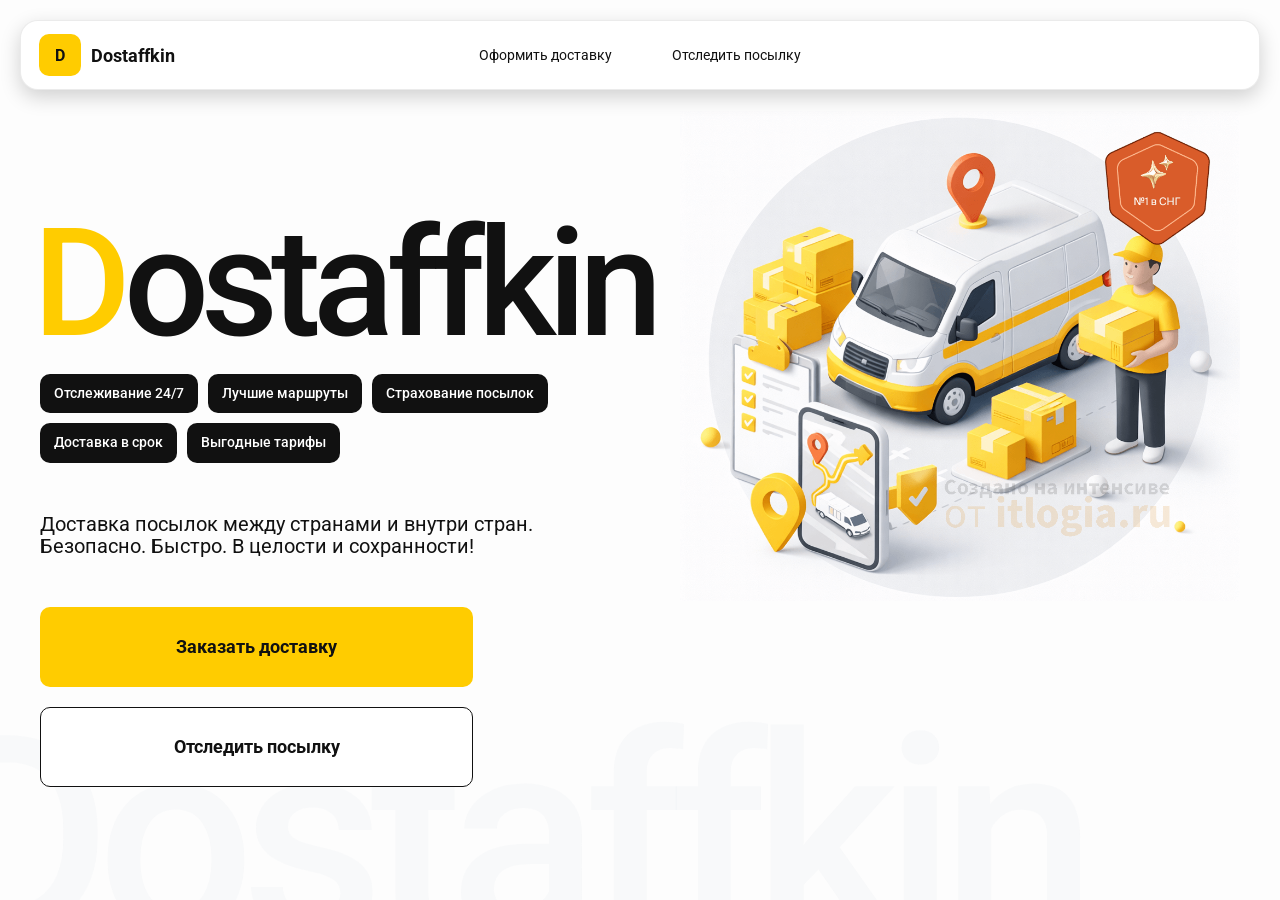
<file: index.html>
<!doctype html>
<html lang="ru">

<head>
    <meta charset="utf-8" />
    <meta name="viewport" content="width=device-width,initial-scale=1,maximum-scale=1,user-scalable=0" />
    <title>Dostaffkin — Доставка посылок между странами и внутри стран. Безопасно. Быстро. В целости и сохранности!
    </title>
    <link href="styles/base.css" rel="stylesheet" />
    <link href="styles/base_adaptive.css" rel="stylesheet" />
    <link href="styles/index.css" rel="stylesheet" />
    <link href="styles/index_adaptive.css" rel="stylesheet" />

</head>

<body>
    <div class="container">
        <header class="header">
            <a class="header-brand" href="#">
                <div class="header-logo">D</div>
                <div class="header-title">Dostaffkin</div>
            </a>
            <nav class="header-menu">
                <a class="header-link" href="./order.html">Оформить <span>доставку</span></a>
                <a class="header-link" href="./track.html">Отследить <span>посылку</span></a>
            </nav>
        </header>



        <main class="main">
            <section class="main-info">

                <div class="main-title">
                    <span>D</span>ostaffkin
                </div>
                <div class="main-features">
                    <div class="main-feature">Отслеживание 24/7</div>
                    <div class="main-feature">Лучшие маршруты</div>
                    <div class="main-feature">Страхование посылок</div>
                    <div class="main-feature">Доставка в срок</div>
                    <div class="main-feature">Выгодные тарифы</div>
                </div>
                <div class="main-description">
                    Доставка посылок между странами и внутри стран.
                    Безопасно. Быстро. В целости и сохранности!
                </div>
                <div class="main-actions">
                    <a class="button" type="button" href="./order.html">Заказать доставку</a>
                    <a class="button button-white" type="button" href="./track.html">Отследить посылку</a>
                </div>
            </section>
            <div class="main-title-ghost">Dostaffkin</div>
            <section class="main-image">
                <img src="images/main-image.png" alt="Main image" />
            </section>
        </main>

    </div>
    
</body>

</html>
</file>
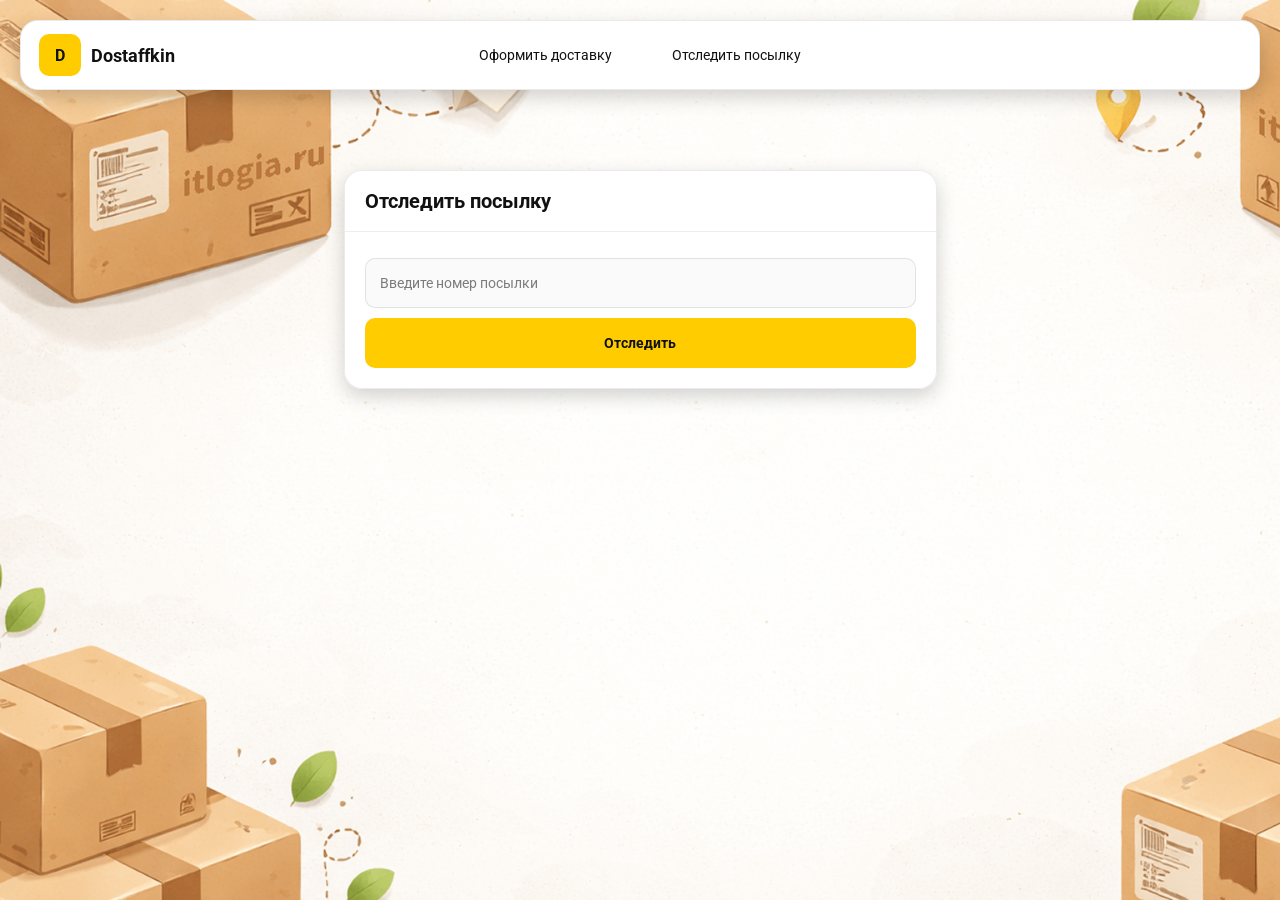
<file: track.html>
<!doctype html>
<html lang="ru">

<head>
    <meta charset="utf-8" />
    <meta name="viewport" content="width=device-width,initial-scale=1,maximum-scale=1,user-scalable=0" />
    <title>Отследить посылку</title>
    <link rel="stylesheet" href="styles/base.css" />
    <link rel="stylesheet" href="styles/base_adaptive.css" />

    <link rel="stylesheet" href="styles/track.css" />
    <link rel="stylesheet" href="styles/track_adaptive.css" />
</head>

<body>
    <div class="container">
        <header class="header">
            <a class="header-brand" href="./index.html">
                <div class="header-logo">D</div>
                <div class="header-title">Dostaffkin</div>
            </a>
            <nav class="header-menu">
                <a class="header-link" href="./order.html">Оформить <span>доставку</span></a>
                <a class="header-link" href="#">Отследить <span>посылку</span></a>
            </nav>
        </header>
        <main class="track-content">
            <section class="track-card track-search">
                <div class="track-title">Отследить посылку</div>
                <div class="track-action">
                    <div class="main-field track-field">
                        <input id="trackNumber" placeholder="Введите номер посылки" autocomplete="off" />
                    </div>
                    <button id="trackButton" class="button track-button" type="button">Отследить</button>
                </div>
            </section>
            <section class="track-card track-result" id="trackResult">
                <div class="track-result-header">
                    <div class="track-id" id="trackIdValue"></div>
                    <div class="track-routes">
                        <div class="track-route">
                            <div class="track-route-pin">
                                <svg xmlns="http://www.w3.org/2000/svg" fill="none" viewBox="0 0 24 24"
                                    stroke-width="1.5" stroke="orange" class="size-6">
                                    <path stroke-linecap="round" stroke-linejoin="round"
                                        d="M15 10.5a3 3 0 1 1-6 0 3 3 0 0 1 6 0Z" />
                                    <path stroke-linecap="round" stroke-linejoin="round"
                                        d="M19.5 10.5c0 7.142-7.5 11.25-7.5 11.25S4.5 17.642 4.5 10.5a7.5 7.5 0 1 1 15 0Z" />
                                </svg>
                            </div>
                            <div class="track-route-address" id="trackFromValue">
                                Откуда: Москва, улица Арбат, 1
                            </div>
                        </div>
                        <div class="track-route track-route-arrow">
                            <svg xmlns="http://www.w3.org/2000/svg" fill="none" viewBox="0 0 24 24" stroke-width="1.5"
                                stroke="currentColor" class="size-6">
                                <path stroke-linecap="round" stroke-linejoin="round"
                                    d="M19.5 13.5 12 21m0 0-7.5-7.5M12 21V3" />
                            </svg>
                        </div>
                        <div class="track-route">
                            <div class="track-route-pin">
                                <svg xmlns="http://www.w3.org/2000/svg" fill="none" viewBox="0 0 24 24"
                                    stroke-width="1.5" stroke="green" class="size-6">
                                    <path stroke-linecap="round" stroke-linejoin="round"
                                        d="M15 10.5a3 3 0 1 1-6 0 3 3 0 0 1 6 0Z" />
                                    <path stroke-linecap="round" stroke-linejoin="round"
                                        d="M19.5 10.5c0 7.142-7.5 11.25-7.5 11.25S4.5 17.642 4.5 10.5a7.5 7.5 0 1 1 15 0Z" />
                                </svg>
                            </div>
                            <div class="track-route-address" id="trackToValue">
                                Куда: Минск, проспект Независимости, 58
                            </div>
                        </div>
                    </div>
                </div>
                <div class="track-info">
                    <div class="track-status-title">Статус данной посылки:</div>
                    <div class="track-status-list" id="trackStatusList">


                    </div>
                </div>
            </section>
        </main>
    </div>
    <script scr="scripts/track.js"></script>
</body>

</html>
</file>
<file: styles/base.css>
*, *::before, *::after {
    box-sizing: border-box;
}
@font-face {
    font-family: "Roboto";
    src: url("../fonts/Roboto-Regular.ttf");
    font-weight: normal;
}

@font-face {
    font-family: "Roboto";
    src: url("../fonts/Roboto-Bold.ttf");
    font-weight: bold;
}

@font-face {
    font-family: "Roboto";
    src: url("../fonts/Roboto-Medium.ttf");
    font-weight: 500;
}

html, body {
    margin: 0;
    color: #111111;
    font-family: "Roboto", sans-serif;
}

body {
    background: #FDFDFD;
}


.header {
    border-radius: 18px;
    box-shadow: 0 7px 20px 0 #0000002E;
    backdrop-filter: blur(10px);
    background: #ffffff;
    left: 20px;
    border: 1px solid rgba(0, 0, 0, 0.08);
    position: fixed;
    right: 20px;
    top: 20px;
    padding: 14px 18px;
    height: 70px;
    display: flex;
    align-items: center;
    z-index: 6;
}
.header-brand {
    display: flex;
    align-items: center;
    text-decoration: none;
    gap: 10px;
}

.header-logo {
    width: 42px;
    height: 42px;
    border-radius: 10px;
    background: #FFCC00;
    display: grid;
    place-items: center;
    font-weight: bold;
    color: #111;
}

.header-title {
    font-size: 18px;
    font-weight: bold;
    color: #111111;
    text-decoration: none;
}

.header-menu {
    display: flex;
    align-items: center;
    gap: 60px;
    margin: 0;
    position: absolute;
    left: 50%;
    transform: translateX(-50%);
}

.header-link {
    font-size: 14px;
    color: #111111;
    text-decoration: none;
}

.button {
    border: 0;
    outline: none;
    height: 44px;
    border-radius: 10px;
    font-size: 14px;
    font-weight: bold;
    cursor: pointer;
    font-family: inherit;
    transition: transform .08s ease, opacity .12s ease;
    background: #ffcc00;
    color: #111111;
    text-align: center;
    text-decoration: none;
}

.button:hover {
    background-color: #E5BC19;
}

.button:disabled {
    cursor: not-allowed;
    background-color: #FADE6E;
    color: #787878;
    transform: none;
}

.button.button-white {
    background: #ffffff;
    border: 1px solid #111111;
}

.button.button-white:hover {
    background: rgb(241 241 241);
}

.main-field {
    display: flex;
    align-items: center;
    margin-top: 6px;
    gap: 10px;
    border: 1px solid #1111111A;
    background: #FAFAFA;
    border-radius: 10px;
    padding: 10px 12px;
    position: relative;
    box-sizing: border-box;
    height: 50px;
}

.main-field.textarea {
    height: auto;
}

.main-pin {
    width: 28px;
    height: 28px;
    border-radius: 10px;
    background: rgba(17, 17, 17, 0.08);
    display: grid;
    place-items: center;
    flex: 0 0 auto;
    position: relative;
}

.main-pin::before {
    content: "";
    width: 8px;
    height: 8px;
    border-radius: 999px;
    background: orange;
    opacity: .75;
    display: block;
}

.main-field:last-child .main-pin::before {
    background: green;
    opacity: .85;
}

input, textarea {
    width: 100%;
    border: 0;
    outline: none;
    background: transparent;
    font-size: 14px;
    color: #111111;
    font-family: inherit;
}

textarea {
    resize: vertical;
    min-height: 72px;
    padding: 2px 0;
}

input::placeholder, textarea::placeholder {
    color: #7C7C7C;
}

.main-field:focus-within {
    border-color: rgba(0, 0, 0, 0.20);
    box-shadow: 0 0 0 4px rgba(255, 204, 0, 0.35);
    background: rgba(255, 255, 255, 0.75);
}
</file>
<file: styles/base_adaptive.css>
@media (max-width: 767px) {
    .header {
        left: 10px;
        right: 10px;
        top: 10px;
    }

    .header-link span {
        display: none;
    }

    .header-menu {
        gap: 20px;
        justify-content: flex-start;
        margin: 0 0 0 30px;
        position: static;
        transform: none;
    }
}

@media (max-width: 420px) {
    .header-title {
        display: none;
    }
}

@media (max-width: 374px) {
    .header-menu {
        gap: 10px;
        margin: 0 0 0 10px;
    }
}
</file>
<file: styles/index.css>
.container {
    overflow: hidden;
    min-height: 100vh;
}

.main {
    padding: 111px 40px 40px;
    position: relative;
    display: flex;
}

.main-info {
    max-width: 840px;
    width: 100%;
    position: relative;
}
.main-title {
    margin-top: 98px;
    font-weight: 500;
    font-size: 200px;
    line-height: 1;
    letter-spacing: -0.05em;
    color: #111111;
    left: -15px;
    position: relative;
}

.main-title span {
    color: #ffcc00;
}

.main-features {
    margin-top: 15px;
    display: flex;
    flex-wrap: wrap;
    gap: 10px;
}

.main-feature {
    background: #111111;
    color: #ffffff;
    padding: 12px 14px;
    font-weight: 500;
    font-size: 14px;
    line-height: 1.1;
    border-radius: 10px;
}

.main-description {
    margin-top: 50px;
    max-width: 500px;
    font-size: 20px;
    line-height: 1.1;
    color: #111111;
}

.main-actions {
    margin-top: 50px;
    display: flex;
    flex-direction: column;
    gap: 20px;
}

.main-actions .button {
    height: 80px;
    width: 433px;
    font-size: 18px;
    font-weight: bold;
    place-items: center;
    display: grid;
}

.main-title-ghost {
    position: absolute;
    z-index: -1;
    left: -70px;
    bottom: -150px;
    font-weight: 500;
    font-size: 278px;
    line-height: 1;
    letter-spacing: -0.05em;
    color: #ECEDF04D;
}

.main-image {
    width: 1024px;
    top: 100px;
    z-index: -2;
}

.main-image img {
    width: 100%;
    max-width: 1024px;
    height: auto;
    display: block;
}
</file>
<file: styles/index_adaptive.css>
@media (max-width: 1760px) {
    .main-title {
        font-size: 150px;
        left: -7px;
    }

    .main-info {
        max-width: 640px;
    }
}

@media (max-width: 1200px) {
    .main-info {
        max-width: 540px;
    }

    .main {
        padding: 111px 20px 20px;
    }

    .main-title {
        font-size: 120px;
        left: -4px;
    }

    .main-title-ghost {
        font-size: 220px;
    }
}


@media (max-width: 1024px) {
    .main-title {
        margin-top: 30px;
    }

    .main {
        flex-direction: column-reverse;
    }

    .main-image {
        max-width: 350px;
        position: absolute;
        left: 370px;
        top: 370px;
    }

    .main-info {
        max-width: 100%;
    }

    .main-actions {
        gap: 10px;
    }

    .main-actions .button {
        height: 50px;
        font-size: 14px;
        width: auto;
        max-width: 300px;
    }

    .main-description {
        max-width: 350px;
    }
}

@media (max-width: 570px) {
    .main-title {
        font-size: 88px;
    }

    .main-description {
        max-width: 100%
    }

    .main-actions {
       width: 100%;
    }

    .main-actions .button {
        width: 100%;
        max-width: 100%
    }

    .main-image {
        max-width: 650px;
        position: absolute;
        left: 170px;
        top: 70px;
        opacity: 0.2;
    }
}

@media (max-width: 400px) {
    .main-title {
        font-size: 70px;
    }
}
</file>
<file: styles/track.css>
.container {
    background: #F4F4F4 url("/images/track-bg.png");
    background-size: cover;
    min-height: 100vh;
    padding: 170px 0 50px 0;
}
.track-content {
    width: 593px;
    margin: 0 auto;
}
.track-card {
    width: 100%;
    border-radius: 18px;
    box-shadow: 0 7px 20px 0 #0000002E;
    backdrop-filter: blur(10px);
    background: rgba(255, 255, 255, 0.96);
    border: 1px solid rgba(0, 0, 0, 0.08);
}

.track-title {
    font-size: 20px;
    line-height: 100%;
    font-weight: bold;
    border-bottom: 1px solid #EEEEEE;
    padding: 20px;
}

.track-action {
    padding: 20px;
}

.track-button {
    width: 100%;
    height: 50px;
}

.track-field {
    margin-bottom: 10px;
}

.track-result {
    margin-top: 5px;
    display: none;
}

.track-result.is-visible {
    display: block;
}

.track-result-header {
    font-weight: bold;
    font-size: 14px;
    color: #111111;
    padding: 20px;
    border-bottom: 1px solid #EEEEEE;
}

.track-id {
    margin-bottom: 12px;
    font-size: 20px;
}

.track-routes {
    display: flex;
    flex-direction: column;
    gap: 10px;
    font-weight: normal;
}

.track-route {
    display: flex;
    align-items: center;
    gap: 10px;
}

.track-route-pin {
    width: 24px;
    height: 24px;
    flex-shrink: 0;
}

.track-route-arrow {
    padding: 15px 0;
    width: 24px;
    height: 24px;
}

.track-info {
    padding: 20px;
}

.track-status {
    display: flex;
    align-items: center;
    font-size: 12px;
    gap: 10px;
}

.track-status-title {
    font-size: 14px;
    color: #111111;
    margin-bottom: 20px;
}

.track-status-list {
    display: flex;
    flex-direction: column;
    gap: 15px;
}

.track-status-icon {
    width: 40px;
    height: 40px;
    border-radius: 50%;
    background: rgba(17, 17, 17, 0.08);
    display: grid;
    place-items: center;
    flex: 0 0 auto;
}

.track-status.created .track-status-icon {
    background-color: #F1CB00;
}

.track-status.in-way .track-status-icon {
    background-color: #F08A11;
}

.track-status.ready .track-status-icon {
    background-color: #A35D0A;
}

.track-status.done .track-status-icon {
    background-color: #37C93B;
}

.track-status-text {
    display: flex;
    align-items: center;
    justify-content: space-between;
    color: #111111;
    font-size: 12px;
    flex: 1;
}

.track-status-date {
    color: rgba(17, 17, 17, 0.55);
}
</file>
<file: styles/track_adaptive.css>
@media (max-width: 767px) {
    .container {
        padding: 130px 0 50px 0;
    }

    .track-content {
        width: 100%;
        padding-left: 10px;
        padding-right: 10px;
    }

    .track-result-header {
        padding: 20px;
    }
}
</file>
